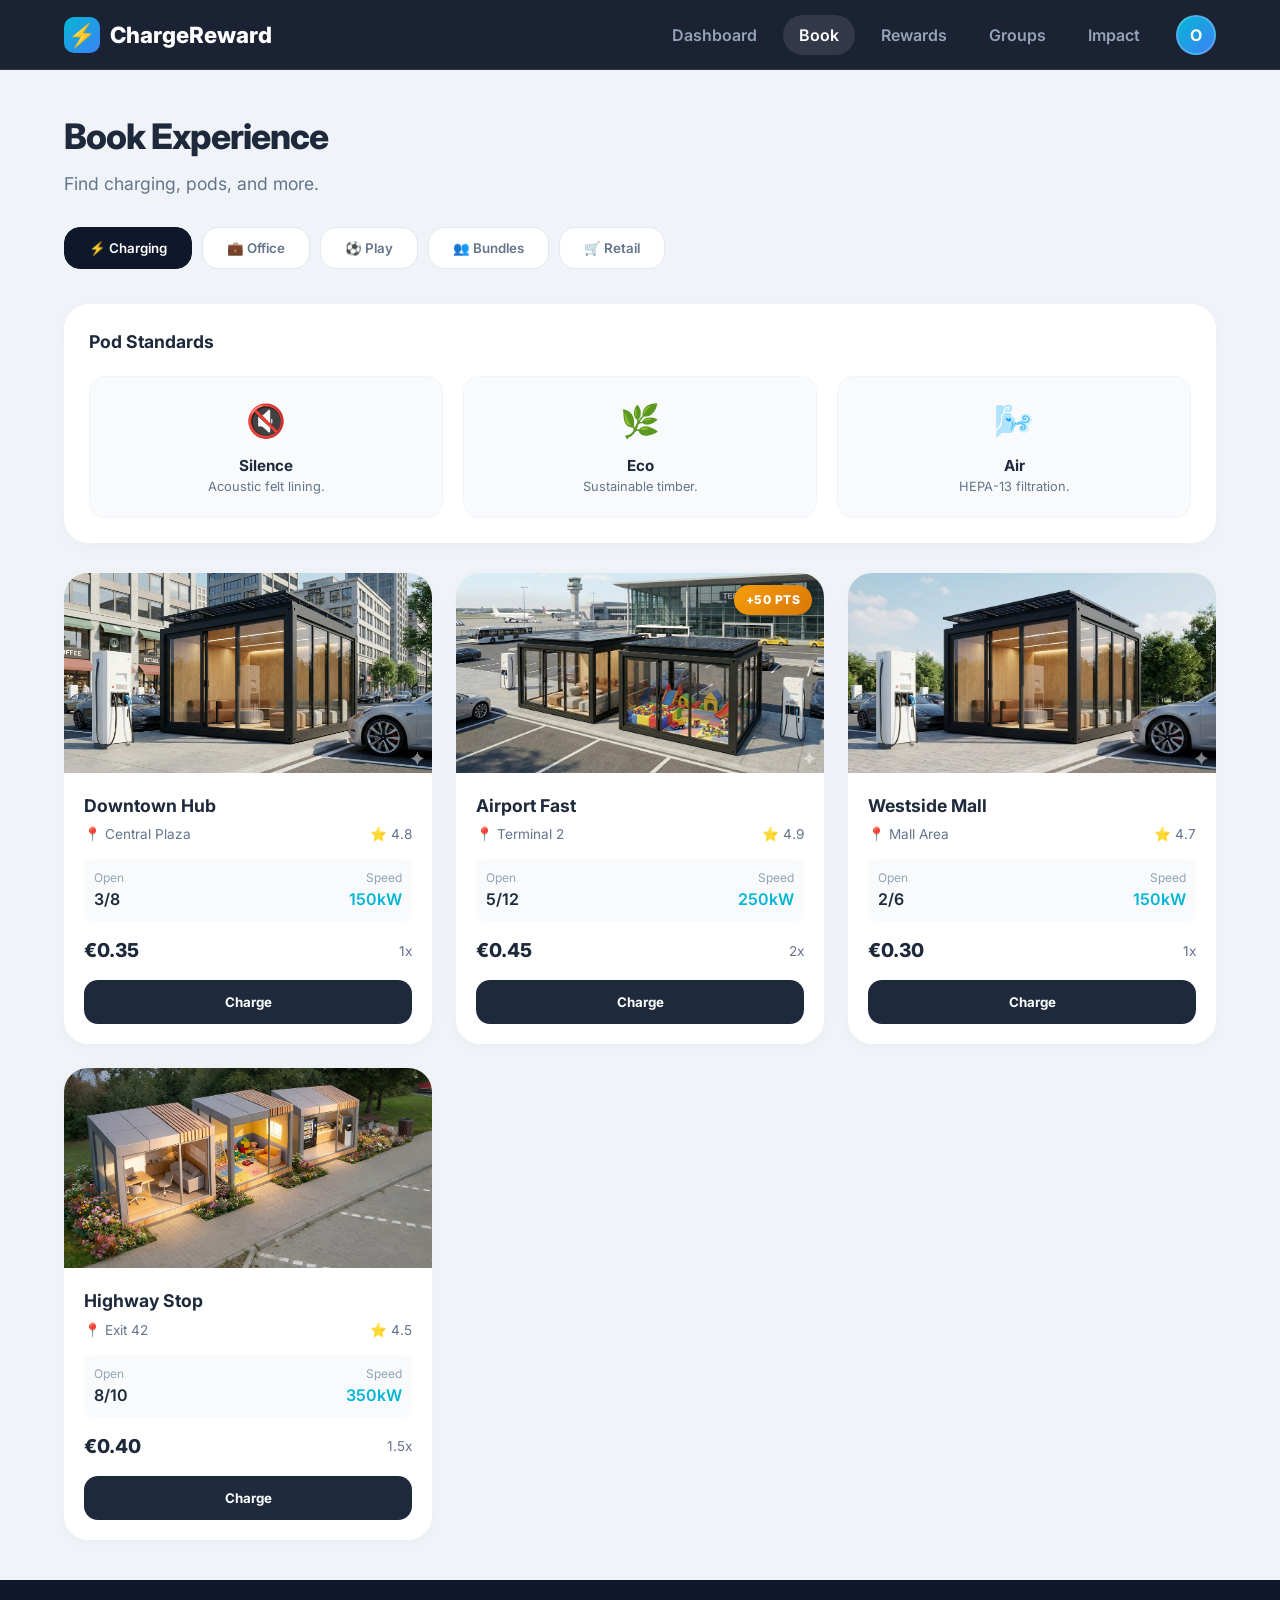
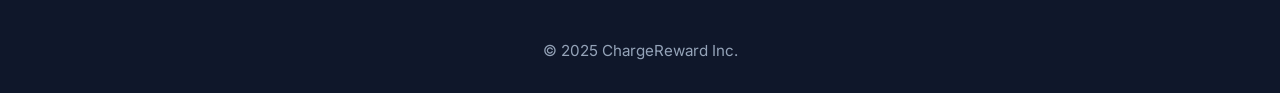
<file: booking.html>
<!DOCTYPE html>
<html lang="en">
<head>
    <meta charset="UTF-8">
    <meta name="viewport" content="width=device-width, initial-scale=1.0, maximum-scale=1.0, user-scalable=no">
    <title>ChargeReward - Booking</title>
    <link rel="stylesheet" href="styles.css">
    <link href="https://fonts.googleapis.com/css2?family=Inter:wght@400;600;700;800&display=swap" rel="stylesheet">
</head>
<body>

<nav class="navbar">
    <div class="nav-container">
        <a href="index.html" class="logo"><div class="logo-icon">⚡</div><span>ChargeReward</span></a>
        <div class="nav-links">
            <a href="index.html" class="nav-item">Dashboard</a>
            <a href="booking.html" class="nav-item active">Book</a>
            <a href="rewards.html" class="nav-item">Rewards</a>
            <a href="groups.html" class="nav-item">Groups</a>
            <a href="impact.html" class="nav-item">Impact</a>
            <div class="nav-profile">O</div>
        </div>
    </div>
</nav>

<div class="mobile-nav">
    <a href="index.html" class="mobile-nav-item"><span>📊</span> Dashboard</a>
    <a href="booking.html" class="mobile-nav-item active"><span>📍</span> Book</a>
    <a href="rewards.html" class="mobile-nav-item"><span>🎁</span> Rewards</a>
    <a href="groups.html" class="mobile-nav-item"><span>👥</span> Groups</a>
</div>

<div class="main-content">
    <div class="page-heading">
        <h1>Book Experience</h1>
        <p>Find charging, pods, and more.</p>
    </div>

    <div class="filter-container">
        <div class="filter-tabs" id="category-filters">
            <button class="filter-tab active" data-category="charging">⚡ Charging</button>
            <button class="filter-tab" data-category="office">💼 Office</button>
            <button class="filter-tab" data-category="playground">⚽ Play</button>
            <button class="filter-tab" data-category="group_bundles">👥 Bundles</button>
            <button class="filter-tab" data-category="retail">🛒 Retail</button>
        </div>
    </div>

    <div class="bento-card span-full" style="margin-bottom: 30px;">
        <h3 style="margin-bottom: 20px; font-size: 1.1rem; font-weight: 700;">Pod Standards</h3>
        <div class="materials-grid">
            <div class="mat-item">
                <div class="mat-icon">🔇</div>
                <div><h4 style="font-size:0.95rem;">Silence</h4><p style="font-size:0.8rem; color:#64748b;">Acoustic felt lining.</p></div>
            </div>
            <div class="mat-item">
                <div class="mat-icon">🌿</div>
                <div><h4 style="font-size:0.95rem;">Eco</h4><p style="font-size:0.8rem; color:#64748b;">Sustainable timber.</p></div>
            </div>
            <div class="mat-item">
                <div class="mat-icon">🌬️</div>
                <div><h4 style="font-size:0.95rem;">Air</h4><p style="font-size:0.8rem; color:#64748b;">HEPA-13 filtration.</p></div>
            </div>
        </div>
    </div>

    <div class="booking-grid" id="booking-grid-container"></div>
</div>

<footer class="footer">
    <div class="footer-container">
        <p>&copy; 2025 ChargeReward Inc.</p>
    </div>
</footer>

<script>
    const placesData = {
        charging: [
            { title: "Downtown Hub", img: "images/city1.png", address: "Central Plaza", distance: "0.3 mi", rating: "4.8", label1: "Open", val1: "3/8", label2: "Speed", val2: "150kW", price: "€0.35", points: "1x", btnText: "Charge", bonus: null },
            { title: "Airport Fast", img: "images/airport.jpg", address: "Terminal 2", distance: "2.1 mi", rating: "4.9", label1: "Open", val1: "5/12", label2: "Speed", val2: "250kW", price: "€0.45", points: "2x", btnText: "Charge", bonus: "+50 Pts" },
            { title: "Westside Mall", img: "images/side_of_town.jpg", address: "Mall Area", distance: "4.5 mi", rating: "4.7", label1: "Open", val1: "2/6", label2: "Speed", val2: "150kW", price: "€0.30", points: "1x", btnText: "Charge", bonus: null },
            { title: "Highway Stop", img: "images/highway.jpg", address: "Exit 42", distance: "12.0 mi", rating: "4.5", label1: "Open", val1: "8/10", label2: "Speed", val2: "350kW", price: "€0.40", points: "1.5x", btnText: "Charge", bonus: null }
        ],
        office: [
            { title: "Office Pod", img: "images/office1.png", address: "Central Plaza", distance: "0.1 mi", rating: "4.9", label1: "Type", val1: "Solo", label2: "WiFi", val2: "5G", price: "€12/h", points: "350", btnText: "Book", bonus: "Quiet" },
            { title: "Team Box", img: "images/meeting.jpg", address: "Tech Park", distance: "1.5 mi", rating: "4.8", label1: "Type", val1: "4 Ppl", label2: "Screen", val2: "Yes", price: "€25/h", points: "750", btnText: "Book", bonus: null },
            { title: "Station Pod", img: "images/office2_station.jpg", address: "Train Stn", distance: "0.8 mi", rating: "4.7", label1: "Type", val1: "Solo", label2: "Print", val2: "Yes", price: "€15/h", points: "400", btnText: "Book", bonus: null },
            { title: "Hotel Pod", img: "images/office3_hotel.jpg", address: "Grand Hotel", distance: "3.2 mi", rating: "4.9", label1: "Type", val1: "Solo", label2: "Sound", val2: "High", price: "€14/h", points: "350", btnText: "Book", bonus: null }
        ],
        playground: [
            { title: "City Play", img: "images/playground_citypark.jpg", address: "Main Park", distance: "0.2 mi", rating: "4.9", label1: "Age", val1: "3-8", label2: "Safe", val2: "Yes", price: "€10/h", points: "300", btnText: "Book", bonus: "Clean" },
            { title: "Mall Play", img: "images/playground_mall2.png", address: "Westside", distance: "4.5 mi", rating: "4.8", label1: "Age", val1: "2-6", label2: "Type", val2: "Soft", price: "€8/h", points: "250", btnText: "Book", bonus: null },
            { title: "Beach Play", img: "images/playground_beach.jpg", address: "Promenade", distance: "8.0 mi", rating: "4.9", label1: "Age", val1: "4-10", label2: "View", val2: "Sea", price: "€12/h", points: "350", btnText: "Book", bonus: null }
        ],
        group_bundles: [
            { title: "Team Sprint", img: "images/meeting.jpg", address: "Innovation Dist", distance: "1.5 mi", rating: "5.0", label1: "Get", val1: "4 Pods", label2: "Save", val2: "20%", price: "€45/h", points: "2000", btnText: "Book Bundle", bonus: "Deal" },
            { title: "Kids Party", img: "images/playground_mall.jpg", address: "Westside", distance: "4.5 mi", rating: "4.8", label1: "Get", val1: "3 Boxes", label2: "Save", val2: "15%", price: "€35/h", points: "1500", btnText: "Book Bundle", bonus: "Party" },
            { title: "Hackathon", img: "images/office1.jpg", address: "Train Stn", distance: "0.8 mi", rating: "4.9", label1: "Get", val1: "6 Pods", label2: "Save", val2: "25%", price: "€60/h", points: "3000", btnText: "Book Bundle", bonus: "WiFi+" }
        ],
        retail: [
            { title: "Smart Market", img: "images/retail_smartmarket.jpg", address: "Metro Exit", distance: "0.1 mi", rating: "4.5", label1: "Item", val1: "Food", label2: "Open", val2: "24/7", price: "Shop", points: "Earn", btnText: "Open", bonus: "Fresh" },
            { title: "Tech Vend", img: "images/retail_techairport.jpg", address: "Airport", distance: "2.1 mi", rating: "4.8", label1: "Item", val1: "Tech", label2: "Open", val2: "24/7", price: "Shop", points: "Earn", btnText: "View", bonus: null },
            { title: "Coffee Bot", img: "images/retail_coffeebusiness.jpg", address: "Biz Dist", distance: "0.5 mi", rating: "4.7", label1: "Item", val1: "Coffee", label2: "Wait", val2: "0m", price: "Order", points: "2x", btnText: "Order", bonus: null },
            { title: "Snack Box", img: "images/retail_snackshighway.jpg", address: "Highway", distance: "12.0 mi", rating: "4.4", label1: "Item", val1: "Snack", label2: "Open", val2: "24/7", price: "Shop", points: "Earn", btnText: "Open", bonus: null }
        ]
    };

    const container = document.getElementById('booking-grid-container');
    const tabs = document.querySelectorAll('.filter-tab');

    function renderCards(category) {
        container.innerHTML = '';
        const items = placesData[category];
        items.forEach(item => {
            const bonus = item.bonus ? `<span class="badge-bonus">${item.bonus}</span>` : '';
            container.innerHTML += `
                <div class="booking-card">
                    <div class="card-image-wrapper">
                        ${bonus}
                        <img src="${item.img}" class="card-img" alt="${item.title}">
                    </div>
                    <div class="card-body">
                        <h3 style="margin-bottom:5px; font-size:1.1rem;">${item.title}</h3>
                        <div style="display:flex; justify-content:space-between; font-size:0.85rem; color:#64748b; margin-bottom:15px;">
                            <span>📍 ${item.address}</span>
                            <span>⭐ ${item.rating}</span>
                        </div>
                        <div style="background:#f8fafc; padding:10px; border-radius:8px; display:flex; justify-content:space-between; margin-bottom:15px;">
                            <div><div style="font-size:0.75rem; color:#94a3b8;">${item.label1}</div><div style="font-weight:600;">${item.val1}</div></div>
                            <div style="text-align:right;"><div style="font-size:0.75rem; color:#94a3b8;">${item.label2}</div><div style="font-weight:600; color:#06b6d4;">${item.val2}</div></div>
                        </div>
                        <div style="display:flex; justify-content:space-between; align-items:center; margin-bottom:15px;">
                            <span style="font-size:1.2rem; font-weight:800;">${item.price}</span>
                            <span style="font-size:0.85rem; color:#64748b;">${item.points}</span>
                        </div>
                        <button class="btn-block">${item.btnText}</button>
                    </div>
                </div>
            `;
        });
    }

    tabs.forEach(tab => {
        tab.addEventListener('click', () => {
            tabs.forEach(t => t.classList.remove('active'));
            tab.classList.add('active');
            renderCards(tab.getAttribute('data-category'));
        });
    });
    renderCards('charging');
</script>
</body>
</html>
</file>
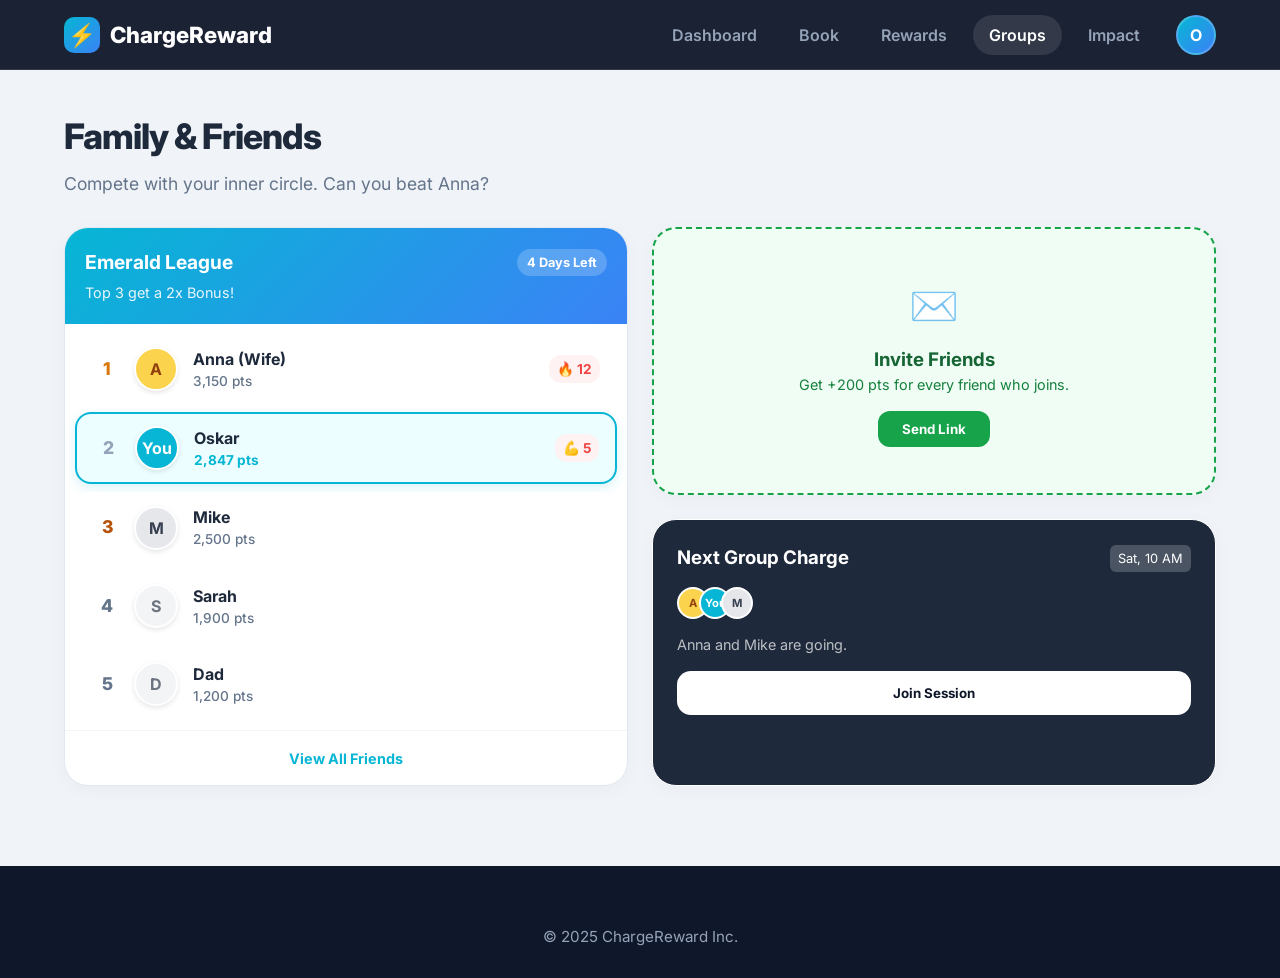
<file: groups.html>
<!DOCTYPE html>
<html lang="en">
<head>
    <meta charset="UTF-8">
    <meta name="viewport" content="width=device-width, initial-scale=1.0, maximum-scale=1.0, user-scalable=no">
    <title>ChargeReward - Groups</title>
    <link rel="stylesheet" href="styles.css">
    <link href="https://fonts.googleapis.com/css2?family=Inter:wght@400;600;700;800&display=swap" rel="stylesheet">
</head>
<body>

<nav class="navbar">
    <div class="nav-container">
        <a href="index.html" class="logo"><div class="logo-icon">⚡</div><span>ChargeReward</span></a>
        <div class="nav-links">
            <a href="index.html" class="nav-item">Dashboard</a>
            <a href="booking.html" class="nav-item">Book</a>
            <a href="rewards.html" class="nav-item">Rewards</a>
            <a href="groups.html" class="nav-item active">Groups</a>
            <a href="impact.html" class="nav-item">Impact</a>
            <div class="nav-profile">O</div>
        </div>
    </div>
</nav>

<div class="mobile-nav">
    <a href="index.html" class="mobile-nav-item"><span>📊</span> Dashboard</a>
    <a href="booking.html" class="mobile-nav-item"><span>📍</span> Book</a>
    <a href="rewards.html" class="mobile-nav-item"><span>🎁</span> Rewards</a>
    <a href="groups.html" class="mobile-nav-item active"><span>👥</span> Groups</a>
</div>

<div class="main-content">
    <div class="page-heading">
        <h1>Family & Friends</h1>
        <p>Compete with your inner circle. Can you beat Anna?</p>
    </div>

    <div class="bento-grid">
        
        <div class="bento-card span-2 span-row-2" style="background: #ffffff; border: 1px solid #e2e8f0; padding: 0;">
            <div style="background: var(--gradient-primary); padding: 20px; color: white;">
                <div style="display: flex; justify-content: space-between; align-items: center;">
                    <h3 style="margin: 0; font-size: 1.2rem;">Emerald League</h3>
                    <span style="background: rgba(255,255,255,0.2); font-size: 0.8rem; padding: 4px 10px; border-radius: 20px; font-weight: 700;">4 Days Left</span>
                </div>
                <p style="margin: 5px 0 0; opacity: 0.9; font-size: 0.9rem;">Top 3 get a 2x Bonus!</p>
            </div>

            <div class="duo-list">
                
                <div class="duo-item">
                    <div class="duo-rank rank-1">1</div>
                    <div class="duo-avatar" style="background: #fcd34d; color: #92400e;">A</div>
                    <div class="duo-info">
                        <div class="duo-name">Anna (Wife)</div>
                        <div class="duo-status">3,150 pts</div>
                    </div>
                    <div class="duo-trend">🔥 12</div>
                </div>

                <div class="duo-item active-user">
                    <div class="duo-rank rank-2">2</div>
                    <div class="duo-avatar" style="background: var(--accent-cyan); color: white;">You</div>
                    <div class="duo-info">
                        <div class="duo-name">Oskar</div>
                        <div class="duo-status">2,847 pts</div>
                    </div>
                    <div class="duo-trend">💪 5</div>
                </div>

                <div class="duo-item">
                    <div class="duo-rank rank-3">3</div>
                    <div class="duo-avatar" style="background: #e5e7eb; color: #374151;">M</div>
                    <div class="duo-info">
                        <div class="duo-name">Mike</div>
                        <div class="duo-status">2,500 pts</div>
                    </div>
                </div>

                <div class="duo-item">
                    <div class="duo-rank">4</div>
                    <div class="duo-avatar" style="background: #f3f4f6; color: #6b7280;">S</div>
                    <div class="duo-info">
                        <div class="duo-name">Sarah</div>
                        <div class="duo-status">1,900 pts</div>
                    </div>
                </div>

                <div class="duo-item">
                    <div class="duo-rank">5</div>
                    <div class="duo-avatar" style="background: #f3f4f6; color: #6b7280;">D</div>
                    <div class="duo-info">
                        <div class="duo-name">Dad</div>
                        <div class="duo-status">1,200 pts</div>
                    </div>
                </div>

            </div>
            
            <div style="padding: 15px; text-align: center; border-top: 1px solid #f1f5f9;">
                <a href="#" style="color: var(--accent-cyan); font-weight: 700; font-size: 0.9rem;">View All Friends</a>
            </div>
        </div>

        <div class="bento-card span-2" style="background: #f0fdf4; border: 2px dashed #16a34a; display: flex; flex-direction: column; align-items: center; justify-content: center; text-align: center;">
            <div style="font-size: 2.5rem; margin-bottom: 10px;">✉️</div>
            <h3 style="margin: 0; color: #166534;">Invite Friends</h3>
            <p style="color: #15803d; font-size: 0.9rem; margin-bottom: 15px;">Get +200 pts for every friend who joins.</p>
            <button style="background: #16a34a; color: white; border: none; padding: 10px 24px; border-radius: 12px; font-weight: 700;">Send Link</button>
        </div>

        <div class="bento-card span-2 card-dark">
            <div style="display: flex; justify-content: space-between; align-items: center; margin-bottom: 15px;">
                <h3 style="margin: 0; color: white;">Next Group Charge</h3>
                <span style="background: rgba(255,255,255,0.2); padding: 4px 8px; border-radius: 6px; font-size: 0.8rem;">Sat, 10 AM</span>
            </div>
            <div class="avatar-stack">
                <div class="stack-img" style="background: #fcd34d; color: #92400e;">A</div>
                <div class="stack-img" style="background: var(--accent-cyan); color: white;">You</div>
                <div class="stack-img" style="background: #e5e7eb; color: #374151;">M</div>
            </div>
            <p style="color: rgba(255,255,255,0.7); font-size: 0.9rem;">Anna and Mike are going.</p>
            <button class="btn-block" style="background: white; color: #0f172a; margin-top: 15px;">Join Session</button>
        </div>

    </div>
</div>

<footer class="footer"><div class="footer-container"><p>&copy; 2025 ChargeReward Inc.</p></div></footer>
</body>
</html>
</file>
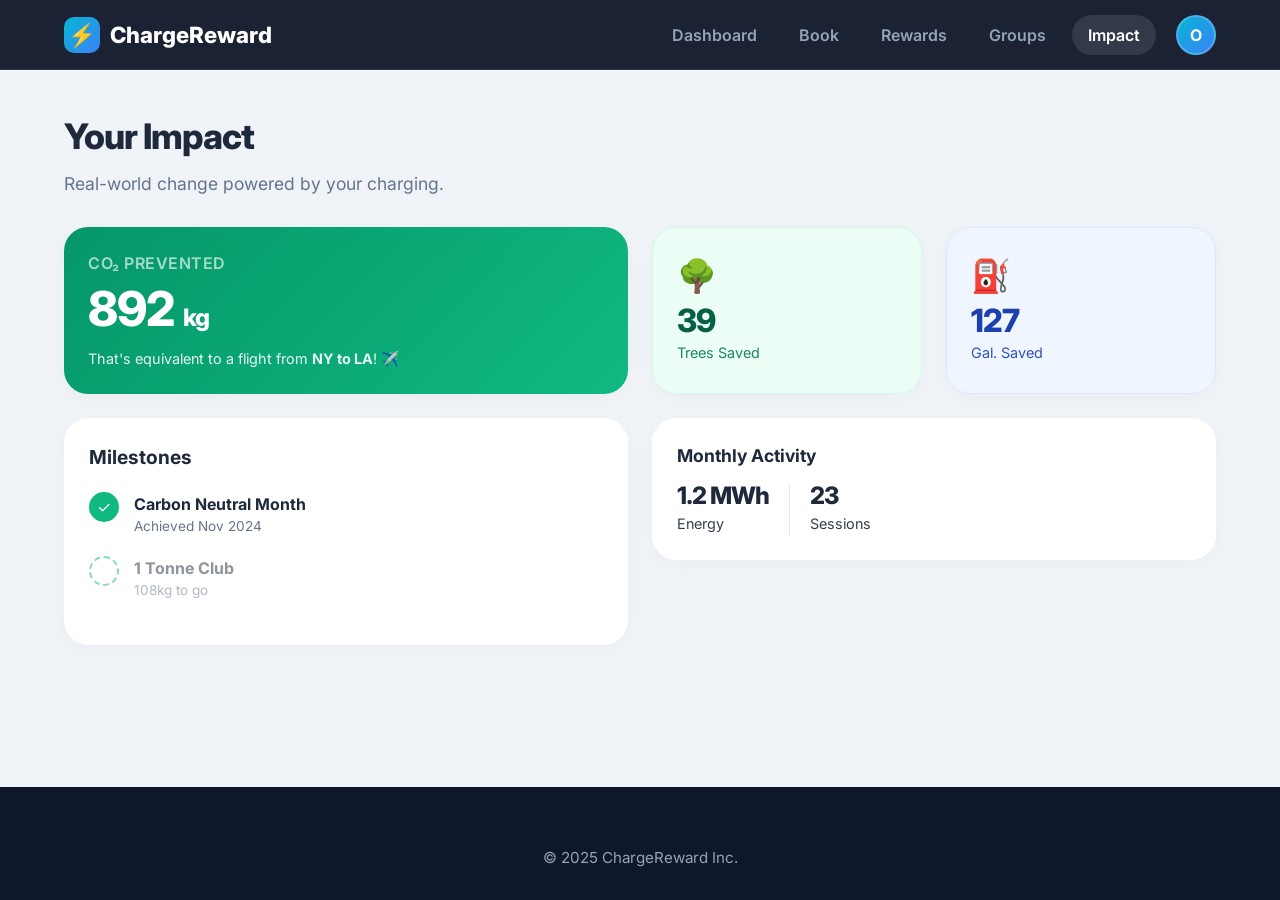
<file: impact.html>
<!DOCTYPE html>
<html lang="en">
<head>
    <meta charset="UTF-8">
    <meta name="viewport" content="width=device-width, initial-scale=1.0, maximum-scale=1.0, user-scalable=no">
    <title>ChargeReward - Impact</title>
    <link rel="stylesheet" href="styles.css">
    <link href="https://fonts.googleapis.com/css2?family=Inter:wght@400;600;700;800&display=swap" rel="stylesheet">
</head>
<body>

<nav class="navbar">
    <div class="nav-container">
        <a href="index.html" class="logo"><div class="logo-icon">⚡</div><span>ChargeReward</span></a>
        <div class="nav-links">
            <a href="index.html" class="nav-item">Dashboard</a>
            <a href="booking.html" class="nav-item">Book</a>
            <a href="rewards.html" class="nav-item">Rewards</a>
            <a href="groups.html" class="nav-item">Groups</a>
            <a href="impact.html" class="nav-item active">Impact</a>
            <div class="nav-profile">O</div>
        </div>
    </div>
</nav>

<div class="mobile-nav">
    <a href="index.html" class="mobile-nav-item"><span>📊</span> Dashboard</a>
    <a href="booking.html" class="mobile-nav-item"><span>📍</span> Book</a>
    <a href="rewards.html" class="mobile-nav-item"><span>🎁</span> Rewards</a>
    <a href="groups.html" class="mobile-nav-item"><span>👥</span> Groups</a>
</div>

<div class="main-content">
    <div class="page-heading">
        <h1>Your Impact</h1>
        <p>Real-world change powered by your charging.</p>
    </div>

    <div class="bento-grid">
        
        <div class="bento-card card-impact span-2">
            <div class="bento-title" style="color: rgba(255,255,255,0.8)">CO₂ Prevented</div>
            <div class="bento-value" style="font-size: 3rem;">892 <span style="font-size: 1.5rem">kg</span></div>
            <div style="margin-top: 15px; font-size: 0.9rem; opacity: 0.9;">
                That's equivalent to a flight from <strong>NY to LA</strong>! ✈️
            </div>
        </div>

        <div class="bento-card" style="background: #ecfdf5; border: 1px solid #d1fae5;">
            <div style="font-size: 2rem; margin-bottom: 5px;">🌳</div>
            <div class="bento-value" style="color: #065f46; font-size: 2rem;">39</div>
            <div class="bento-sub" style="color: #047857;">Trees Saved</div>
        </div>

        <div class="bento-card" style="background: #eff6ff; border: 1px solid #dbeafe;">
            <div style="font-size: 2rem; margin-bottom: 5px;">⛽</div>
            <div class="bento-value" style="color: #1e40af; font-size: 2rem;">127</div>
            <div class="bento-sub" style="color: #1e40af;">Gal. Saved</div>
        </div>

        <div class="bento-card span-2 span-row-2">
            <h3 style="font-size: 1.2rem; margin-bottom: 20px;">Milestones</h3>
            
            <div style="display: flex; gap: 15px; margin-bottom: 20px;">
                <div style="width: 30px; height: 30px; background: #10b981; color: white; border-radius: 50%; display: flex; align-items: center; justify-content: center; flex-shrink: 0;">✓</div>
                <div>
                    <div style="font-weight: 700;">Carbon Neutral Month</div>
                    <div style="font-size: 0.85rem; color: var(--text-grey);">Achieved Nov 2024</div>
                </div>
            </div>

            <div style="display: flex; gap: 15px; margin-bottom: 20px; opacity: 0.5;">
                <div style="width: 30px; height: 30px; border: 2px dashed #10b981; border-radius: 50%; flex-shrink: 0;"></div>
                <div>
                    <div style="font-weight: 700;">1 Tonne Club</div>
                    <div style="font-size: 0.85rem; color: var(--text-grey);">108kg to go</div>
                </div>
            </div>
        </div>

        <div class="bento-card span-2">
            <h3 style="font-size: 1.1rem; margin-bottom: 15px;">Monthly Activity</h3>
            <div style="display: flex; gap: 20px;">
                <div>
                    <div class="bento-value" style="font-size: 1.5rem;">1.2 MWh</div>
                    <div class="bento-sub">Energy</div>
                </div>
                <div style="border-left: 1px solid #e2e8f0;"></div>
                <div>
                    <div class="bento-value" style="font-size: 1.5rem;">23</div>
                    <div class="bento-sub">Sessions</div>
                </div>
            </div>
        </div>

    </div>
</div>

<footer class="footer"><div class="footer-container"><p>&copy; 2025 ChargeReward Inc.</p></div></footer>
</body>
</html>
</file>
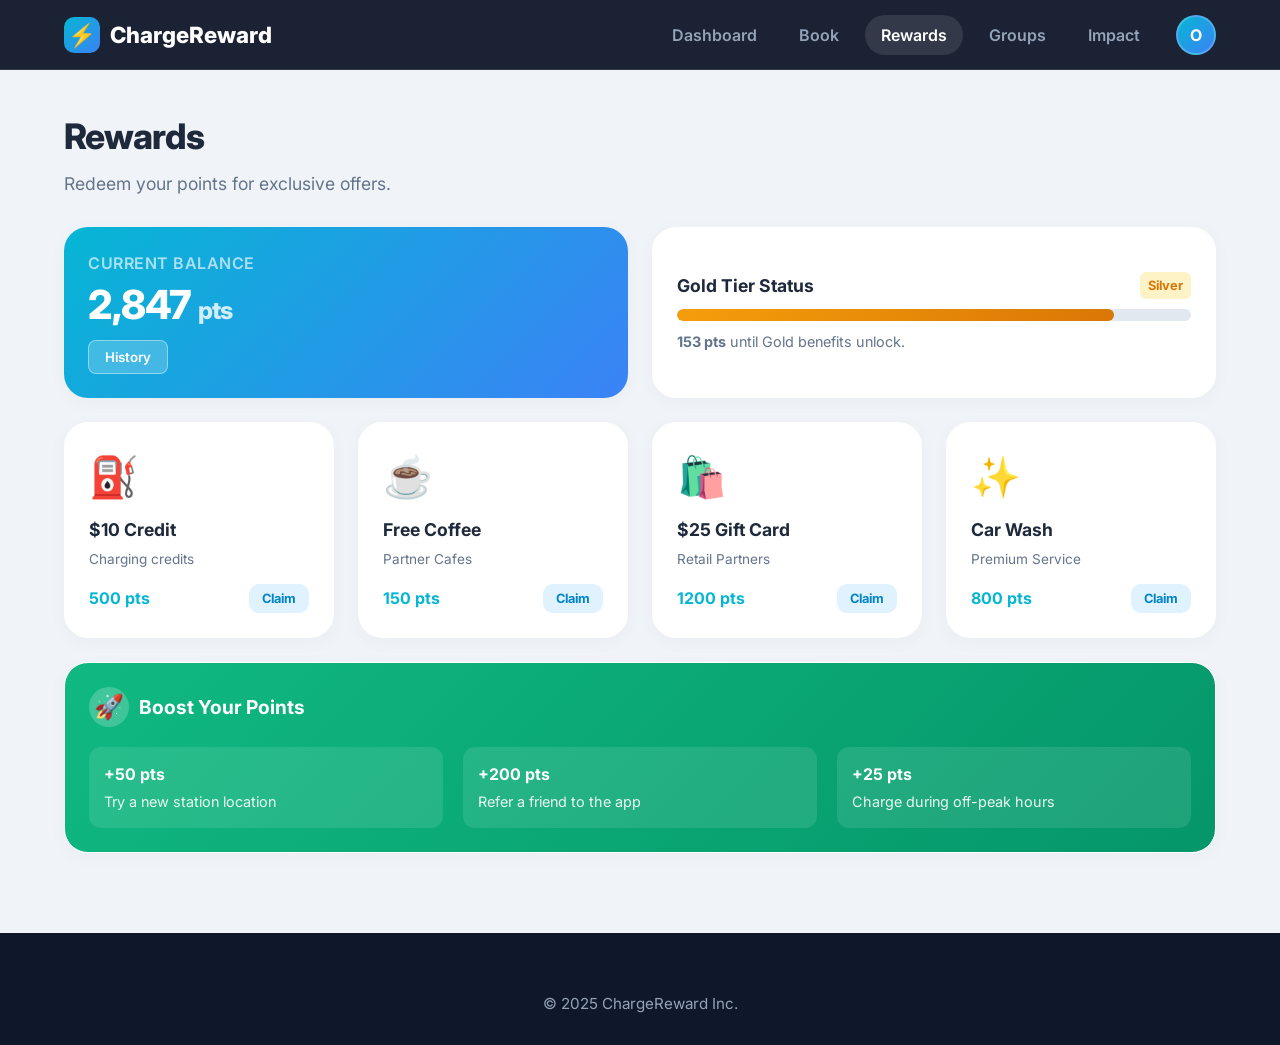
<file: rewards.html>
<!DOCTYPE html>
<html lang="en">
<head>
    <meta charset="UTF-8">
    <meta name="viewport" content="width=device-width, initial-scale=1.0, maximum-scale=1.0, user-scalable=no">
    <title>ChargeReward - Rewards</title>
    <link rel="stylesheet" href="styles.css">
    <link href="https://fonts.googleapis.com/css2?family=Inter:wght@400;600;700;800&display=swap" rel="stylesheet">
</head>
<body>

<nav class="navbar">
    <div class="nav-container">
        <a href="index.html" class="logo"><div class="logo-icon">⚡</div><span>ChargeReward</span></a>
        <div class="nav-links">
            <a href="index.html" class="nav-item">Dashboard</a>
            <a href="booking.html" class="nav-item">Book</a>
            <a href="rewards.html" class="nav-item active">Rewards</a>
            <a href="groups.html" class="nav-item">Groups</a>
            <a href="impact.html" class="nav-item">Impact</a>
            <div class="nav-profile">O</div>
        </div>
    </div>
</nav>

<div class="mobile-nav">
    <a href="index.html" class="mobile-nav-item"><span>📊</span> Dashboard</a>
    <a href="booking.html" class="mobile-nav-item"><span>📍</span> Book</a>
    <a href="rewards.html" class="mobile-nav-item active"><span>🎁</span> Rewards</a>
    <a href="groups.html" class="mobile-nav-item"><span>👥</span> Groups</a>
</div>

<div class="main-content">
    <div class="page-heading">
        <h1>Rewards</h1>
        <p>Redeem your points for exclusive offers.</p>
    </div>

    <div class="bento-grid">
        
        <div class="bento-card card-blue span-2">
            <div class="bento-title" style="color: rgba(255,255,255,0.8);">Current Balance</div>
            <div class="bento-value">2,847 <span style="font-size: 1.5rem; opacity: 0.8;">pts</span></div>
            <div style="margin-top: 15px;">
                <button style="background: rgba(255,255,255,0.2); border: 1px solid rgba(255,255,255,0.4); color: white; padding: 8px 16px; border-radius: 8px; font-weight: 600;">History</button>
            </div>
        </div>

        <div class="bento-card span-2" style="display: flex; flex-direction: column; justify-content: center;">
            <div style="display: flex; justify-content: space-between; align-items: center; margin-bottom: 10px;">
                <h3 style="margin: 0; font-size: 1.1rem;">Gold Tier Status</h3>
                <span style="background: #fef3c7; color: #d97706; padding: 4px 8px; border-radius: 6px; font-size: 0.8rem; font-weight: 700;">Silver</span>
            </div>
            <div class="progress-bar" style="height: 12px; background: #e2e8f0;">
                <div class="progress-fill" style="width: 85%; background: var(--gradient-gold);"></div>
            </div>
            <p style="margin-top: 10px; font-size: 0.9rem; color: var(--text-grey);"><strong>153 pts</strong> until Gold benefits unlock.</p>
        </div>

        <div class="bento-card">
            <div style="font-size: 2.5rem; margin-bottom: 10px;">⛽</div>
            <div style="font-weight: 700; font-size: 1.1rem; margin-bottom: 5px;">$10 Credit</div>
            <div style="font-size: 0.85rem; color: var(--text-grey); margin-bottom: 15px;">Charging credits</div>
            <div style="display: flex; justify-content: space-between; align-items: center;">
                <span style="font-weight: 700; color: var(--accent-cyan);">500 pts</span>
                <button class="btn-redeem" style="padding: 6px 12px; font-size: 0.8rem;">Claim</button>
            </div>
        </div>

        <div class="bento-card">
            <div style="font-size: 2.5rem; margin-bottom: 10px;">☕</div>
            <div style="font-weight: 700; font-size: 1.1rem; margin-bottom: 5px;">Free Coffee</div>
            <div style="font-size: 0.85rem; color: var(--text-grey); margin-bottom: 15px;">Partner Cafes</div>
            <div style="display: flex; justify-content: space-between; align-items: center;">
                <span style="font-weight: 700; color: var(--accent-cyan);">150 pts</span>
                <button class="btn-redeem" style="padding: 6px 12px; font-size: 0.8rem;">Claim</button>
            </div>
        </div>

        <div class="bento-card">
            <div style="font-size: 2.5rem; margin-bottom: 10px;">🛍️</div>
            <div style="font-weight: 700; font-size: 1.1rem; margin-bottom: 5px;">$25 Gift Card</div>
            <div style="font-size: 0.85rem; color: var(--text-grey); margin-bottom: 15px;">Retail Partners</div>
            <div style="display: flex; justify-content: space-between; align-items: center;">
                <span style="font-weight: 700; color: var(--accent-cyan);">1200 pts</span>
                <button class="btn-redeem" style="padding: 6px 12px; font-size: 0.8rem;">Claim</button>
            </div>
        </div>

        <div class="bento-card">
            <div style="font-size: 2.5rem; margin-bottom: 10px;">✨</div>
            <div style="font-weight: 700; font-size: 1.1rem; margin-bottom: 5px;">Car Wash</div>
            <div style="font-size: 0.85rem; color: var(--text-grey); margin-bottom: 15px;">Premium Service</div>
            <div style="display: flex; justify-content: space-between; align-items: center;">
                <span style="font-weight: 700; color: var(--accent-cyan);">800 pts</span>
                <button class="btn-redeem" style="padding: 6px 12px; font-size: 0.8rem;">Claim</button>
            </div>
        </div>

        <div class="bento-card span-full" style="background: linear-gradient(135deg, #10b981 0%, #059669 100%); color: white;">
            <div style="display: flex; align-items: center; gap: 10px; margin-bottom: 20px;">
                <div style="font-size: 1.5rem; background: rgba(255,255,255,0.2); width: 40px; height: 40px; border-radius: 50%; display: flex; align-items: center; justify-content: center;">🚀</div>
                <h3 style="margin: 0; font-size: 1.2rem;">Boost Your Points</h3>
            </div>
            <div style="display: grid; grid-template-columns: repeat(auto-fit, minmax(200px, 1fr)); gap: 20px;">
                <div style="background: rgba(255,255,255,0.1); padding: 15px; border-radius: 12px;">
                    <div style="font-weight: 700; margin-bottom: 5px;">+50 pts</div>
                    <div style="font-size: 0.9rem; opacity: 0.9;">Try a new station location</div>
                </div>
                <div style="background: rgba(255,255,255,0.1); padding: 15px; border-radius: 12px;">
                    <div style="font-weight: 700; margin-bottom: 5px;">+200 pts</div>
                    <div style="font-size: 0.9rem; opacity: 0.9;">Refer a friend to the app</div>
                </div>
                <div style="background: rgba(255,255,255,0.1); padding: 15px; border-radius: 12px;">
                    <div style="font-weight: 700; margin-bottom: 5px;">+25 pts</div>
                    <div style="font-size: 0.9rem; opacity: 0.9;">Charge during off-peak hours</div>
                </div>
            </div>
        </div>

    </div>
</div>

<footer class="footer"><div class="footer-container"><p>&copy; 2025 ChargeReward Inc.</p></div></footer>
</body>
</html>
</file>
<file: styles.css>
:root {
    /* --- Modern Color Palette --- */
    --header-bg: #0f172a;       /* Deep Navy */
    --bg-body: #f0f4f8;         /* Cool Grey/Blue Tint */
    --card-bg: #ffffff;
    
    /* Modern Gradients */
    --gradient-primary: linear-gradient(135deg, #06b6d4 0%, #3b82f6 100%);
    --gradient-hover: linear-gradient(135deg, #0891b2 0%, #2563eb 100%);
    --gradient-gold: linear-gradient(135deg, #f59e0b 0%, #d97706 100%);
    
    /* Accents */
    --text-dark: #1e293b;
    --text-grey: #64748b;
    --text-white: #ffffff;
    
    --accent-cyan: #06b6d4;
    --accent-green: #10b981;
    
    /* UI Variables */
    --nav-height: 70px;
    --bottom-nav-height: 70px;
    --radius-xl: 24px;
    --radius-md: 12px;
    
    /* Shadows */
    --shadow-soft: 0 4px 20px rgba(0,0,0,0.03);
    --shadow-pop: 0 10px 30px rgba(0,0,0,0.08);
}

* { margin: 0; padding: 0; box-sizing: border-box; -webkit-tap-highlight-color: transparent; }

body {
    font-family: 'Inter', sans-serif;
    background-color: var(--bg-body);
    color: var(--text-dark);
    line-height: 1.5;
    min-height: 100vh;
    display: flex;
    flex-direction: column;
}

a { text-decoration: none; color: inherit; transition: 0.2s; }
button { font-family: inherit; cursor: pointer; }

/* --- Navbar --- */
.navbar {
    background: rgba(15, 23, 42, 0.95);
    backdrop-filter: blur(12px);
    height: var(--nav-height);
    position: sticky; top: 0; z-index: 1000;
    border-bottom: 1px solid rgba(255,255,255,0.1);
}
.nav-container {
    max-width: 1200px; margin: 0 auto; padding: 0 24px;
    display: flex; justify-content: space-between; align-items: center; height: 100%;
}
.logo { display: flex; align-items: center; gap: 10px; color: white; font-weight: 800; font-size: 1.4rem; }
.logo-icon { 
    width: 36px; height: 36px; background: var(--gradient-primary); 
    border-radius: 10px; display: flex; align-items: center; justify-content: center; 
}
.nav-links { display: flex; gap: 10px; align-items: center; }
.nav-item { color: #94a3b8; font-weight: 600; padding: 8px 16px; border-radius: 99px; transition: 0.2s; }
.nav-item:hover, .nav-item.active { background: rgba(255,255,255,0.1); color: white; }
.nav-profile { width: 40px; height: 40px; background: var(--gradient-primary); border-radius: 50%; color: white; display: flex; align-items: center; justify-content: center; font-weight: 700; margin-left: 10px; border: 2px solid rgba(255,255,255,0.2); }

/* --- Mobile Nav --- */
.mobile-nav {
    display: none; position: fixed; bottom: 0; left: 0; width: 100%;
    height: var(--bottom-nav-height); background: white;
    border-top: 1px solid #e2e8f0; z-index: 1000;
    justify-content: space-around; align-items: center;
    padding-bottom: env(safe-area-inset-bottom);
}
.mobile-nav-item { display: flex; flex-direction: column; align-items: center; justify-content: center; color: var(--text-grey); font-size: 0.7rem; font-weight: 600; width: 100%; height: 100%; }
.mobile-nav-item.active { color: #2563eb; }
.mobile-nav-item span { font-size: 1.4rem; margin-bottom: 2px; }

/* --- Layout --- */
.main-content { max-width: 1200px; margin: 0 auto; padding: 40px 24px; width: 100%; flex: 1; }

/* --- BENTO GRID SYSTEM --- */
.bento-grid {
    display: grid;
    grid-template-columns: repeat(4, 1fr);
    gap: 24px;
    margin-bottom: 40px;
}
.bento-card {
    background: var(--card-bg);
    border-radius: var(--radius-xl);
    padding: 24px;
    box-shadow: var(--shadow-soft);
    position: relative;
    overflow: hidden;
    transition: transform 0.3s ease, box-shadow 0.3s ease;
    border: 1px solid white;
}
.bento-card:hover { transform: translateY(-4px); box-shadow: var(--shadow-pop); z-index: 2; }

/* Grid Spans */
.span-2 { grid-column: span 2; }
.span-row-2 { grid-row: span 2; }
.span-full { grid-column: span 4; }

/* Card Variants */
.card-dark { background: #1e293b; color: white; }
.card-impact { background: linear-gradient(135deg, #059669 0%, #10b981 100%); color: white; border: none; }
.card-blue { background: var(--gradient-primary); color: white; border: none; }

/* Typography inside cards */
.bento-title { font-size: 1rem; font-weight: 600; opacity: 0.8; margin-bottom: 10px; text-transform: uppercase; letter-spacing: 0.5px; }
.bento-value { font-size: 2.5rem; font-weight: 800; letter-spacing: -1px; line-height: 1; }
.bento-sub { font-size: 0.9rem; opacity: 0.9; margin-top: 5px; }

/* Progress Bars */
.progress-container { margin-top: 20px; }
.progress-label { display: flex; justify-content: space-between; font-size: 0.85rem; font-weight: 600; margin-bottom: 6px; }
.progress-bar { height: 10px; background: rgba(0,0,0,0.1); border-radius: 99px; overflow: hidden; }
.progress-fill { height: 100%; background: white; border-radius: 99px; width: 0%; transition: width 1s ease-out; }

/* --- BOOKING SPECIFICS --- */
.filter-tabs { display: flex; gap: 10px; margin-bottom: 30px; overflow-x: auto; padding-bottom: 5px; }
.filter-tab { 
    background: white; border: 1px solid #e2e8f0; padding: 12px 24px; 
    border-radius: 16px; font-weight: 600; color: var(--text-grey); 
    white-space: nowrap; transition: 0.2s; cursor: pointer;
}
.filter-tab.active { background: #0f172a; color: white; border-color: #0f172a; }

.booking-grid { display: grid; grid-template-columns: repeat(auto-fill, minmax(320px, 1fr)); gap: 24px; }
.booking-card { background: white; border-radius: var(--radius-xl); overflow: hidden; box-shadow: var(--shadow-soft); transition: 0.3s; position: relative; }
.booking-card:hover { transform: translateY(-5px); box-shadow: var(--shadow-pop); }

.card-image-wrapper { height: 200px; position: relative; }
.card-img { width: 100%; height: 100%; object-fit: cover; }

/* FIXED BADGE STYLE */
.badge-bonus {
    position: absolute; 
    top: 12px; right: 12px;
    background: var(--gradient-gold); 
    color: white;
    padding: 6px 12px; 
    border-radius: 99px; 
    font-size: 0.75rem; font-weight: 800; text-transform: uppercase;
    box-shadow: 0 4px 10px rgba(0,0,0,0.2); 
    z-index: 10; /* Ensures it sits on top of image */
    letter-spacing: 0.5px;
}

.card-body { padding: 20px; }
.card-meta { margin-bottom: 15px; }
.meta-row { display: flex; align-items: center; justify-content: space-between; font-size: 0.9rem; color: var(--text-grey); margin-bottom: 5px; }
.info-box { background: #f8fafc; padding: 12px; border-radius: 12px; display: flex; justify-content: space-between; margin-bottom: 15px; border: 1px solid #f1f5f9; }
.cost-row { display: flex; justify-content: space-between; align-items: center; margin-bottom: 15px; }

.btn-block { 
    width: 100%; padding: 14px; 
    background: var(--text-dark); color: white; 
    border-radius: 14px; font-weight: 700; border: none; 
    transition: 0.2s; 
}
.btn-block:hover { background: #334155; transform: translateY(-1px); }

/* --- REWARDS BUTTON FIX --- */
.btn-redeem { 
    background: #e0f2fe; /* Light Blue Background */
    color: #0284c7;      /* Dark Blue Text */
    padding: 10px 20px; 
    border-radius: 10px; 
    font-weight: 700; 
    border: 1px solid transparent; 
    transition: 0.2s; 
    cursor: pointer;
}
.btn-redeem:hover { 
    background: #0284c7; 
    color: white;
    box-shadow: 0 4px 12px rgba(2, 132, 199, 0.2);
}

/* --- MATERIALS SECTION --- */
.materials-section { background: white; padding: 30px; border-radius: var(--radius-xl); margin-bottom: 40px; box-shadow: var(--shadow-soft); }
.materials-grid { display: grid; grid-template-columns: repeat(auto-fit, minmax(200px, 1fr)); gap: 20px; margin-top: 20px; }
.mat-item { background: #f8fafc; padding: 20px; border-radius: 16px; text-align: center; border: 1px solid #f1f5f9; }
.mat-icon { font-size: 2rem; margin-bottom: 10px; display: block; }

/* --- LEADERBOARD & GROUPS --- */
.rewards-grid-new { display: grid; grid-template-columns: repeat(auto-fill, minmax(280px, 1fr)); gap: 20px; }
.leaderboard-table { width: 100%; border-collapse: collapse; background: white; border-radius: var(--radius-xl); overflow: hidden; }
.leaderboard-table th, .leaderboard-table td { padding: 15px 20px; text-align: left; border-bottom: 1px solid #f1f5f9; }
.groups-grid { display: grid; grid-template-columns: repeat(auto-fill, minmax(300px, 1fr)); gap: 24px; }
.avatar-stack { display: flex; margin: 15px 0; }
.stack-img { width: 32px; height: 32px; border-radius: 50%; border: 2px solid white; margin-left: -10px; background: #cbd5e1; display: flex; align-items: center; justify-content: center; font-size: 0.7rem; color: white; font-weight: 700; }
.stack-img:first-child { margin-left: 0; }
.btn-outline { flex: 1; padding: 10px; border: 1px solid #cbd5e1; background: white; border-radius: 10px; font-weight: 600; transition: 0.2s; }
.btn-outline:hover { background: #f1f5f9; border-color: #94a3b8; }

/* --- PAGE TITLES --- */
.page-heading { margin-bottom: 30px; }
.page-heading h1 { font-size: 2.2rem; font-weight: 800; color: var(--text-dark); margin-bottom: 8px; letter-spacing: -1px; }
.page-heading p { color: var(--text-grey); font-size: 1.1rem; }

/* --- FOOTER --- */
.footer { background-color: var(--header-bg); color: #94a3b8; padding: 60px 0 30px; margin-top: auto; text-align: center; font-size: 0.95rem; }

/* --- DUOLINGO STYLE LEADERBOARD --- */
.duo-list {
    padding: 10px;
    display: flex;
    flex-direction: column;
    gap: 8px;
}

.duo-item {
    display: flex;
    align-items: center;
    padding: 12px 16px;
    border-radius: 16px;
    background: white;
    border: 1px solid transparent; /* Placeholder for hover border */
    transition: all 0.2s ease;
}

.duo-item:hover {
    background: #f8fafc;
    border-color: #e2e8f0;
    transform: scale(1.01);
}

/* Highlight "You" */
.duo-item.active-user {
    background: #ecfeff;
    border: 2px solid #06b6d4;
    box-shadow: 0 4px 12px rgba(6, 182, 212, 0.15);
}

.duo-rank {
    width: 30px;
    font-weight: 800;
    font-size: 1.1rem;
    color: var(--text-grey);
    text-align: center;
    margin-right: 12px;
}

.rank-1 { color: #d97706; } /* Gold */
.rank-2 { color: #94a3b8; } /* Silver */
.rank-3 { color: #b45309; } /* Bronze */

.duo-avatar {
    width: 44px;
    height: 44px;
    border-radius: 50%;
    display: flex;
    align-items: center;
    justify-content: center;
    font-weight: 700;
    font-size: 1rem;
    margin-right: 15px;
    border: 2px solid white;
    box-shadow: 0 2px 5px rgba(0,0,0,0.1);
}

.duo-info {
    flex: 1;
    display: flex;
    flex-direction: column;
}

.duo-name {
    font-weight: 700;
    color: var(--text-dark);
    font-size: 1rem;
}

.duo-status {
    font-size: 0.85rem;
    color: var(--text-grey);
    font-weight: 500;
}

.duo-item.active-user .duo-status {
    color: var(--accent-cyan);
    font-weight: 700;
}

.duo-trend {
    font-size: 0.85rem;
    font-weight: 700;
    color: #ef4444; /* Flame color */
    background: #fef2f2;
    padding: 4px 8px;
    border-radius: 12px;
}

/* --- MOBILE RESPONSIVENESS --- */
@media (max-width: 900px) {
    .bento-grid { grid-template-columns: 1fr 1fr; }
    .span-2 { grid-column: span 2; }
    .span-row-2 { grid-row: span 1; }
    .span-full { grid-column: span 2; }
}

@media (max-width: 600px) {
    body { padding-bottom: var(--bottom-nav-height); }
    .nav-links { display: none; }
    .mobile-nav { display: flex; }
    .navbar { justify-content: center; }
    .main-content { padding: 20px 16px; }
    
    .bento-grid { grid-template-columns: 1fr; gap: 16px; }
    .span-2, .span-full { grid-column: span 1; }
    
    .page-heading h1 { font-size: 2rem; }
    .booking-grid { grid-template-columns: 1fr; }
}
</file>
